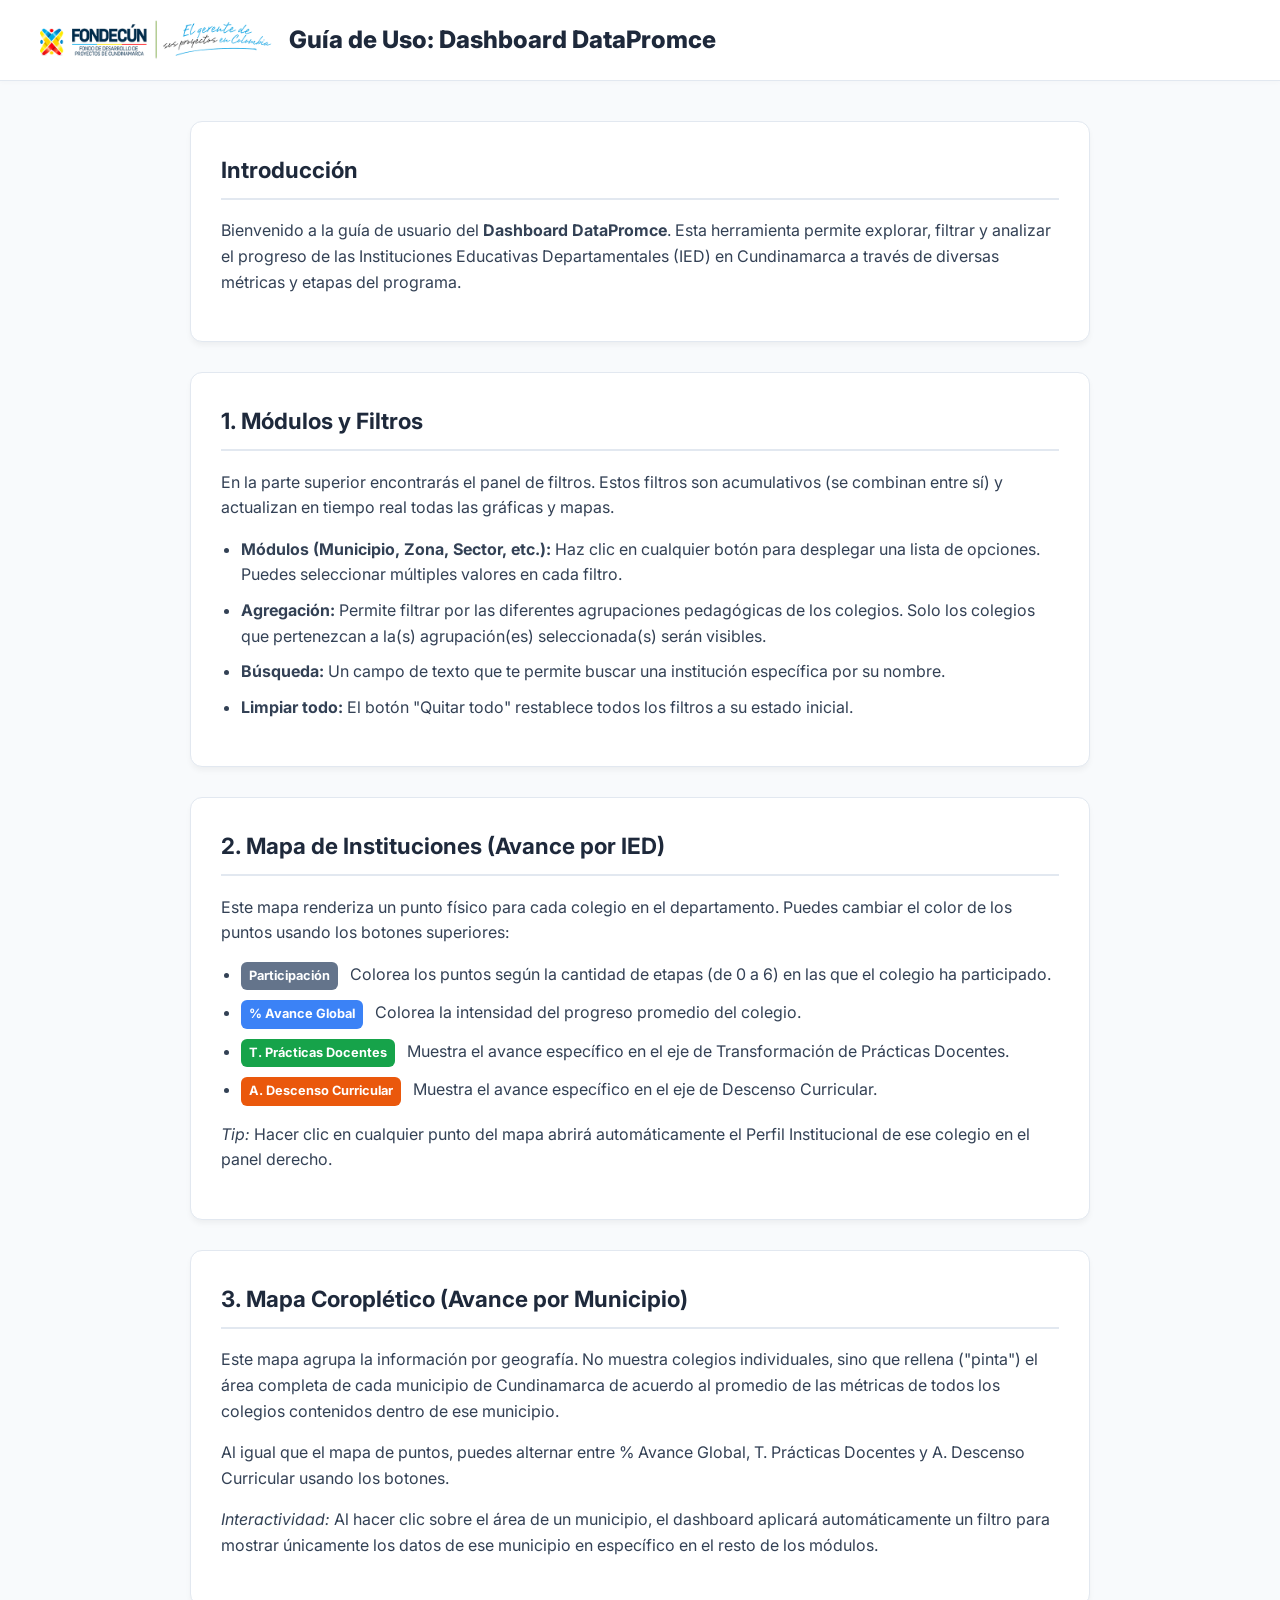
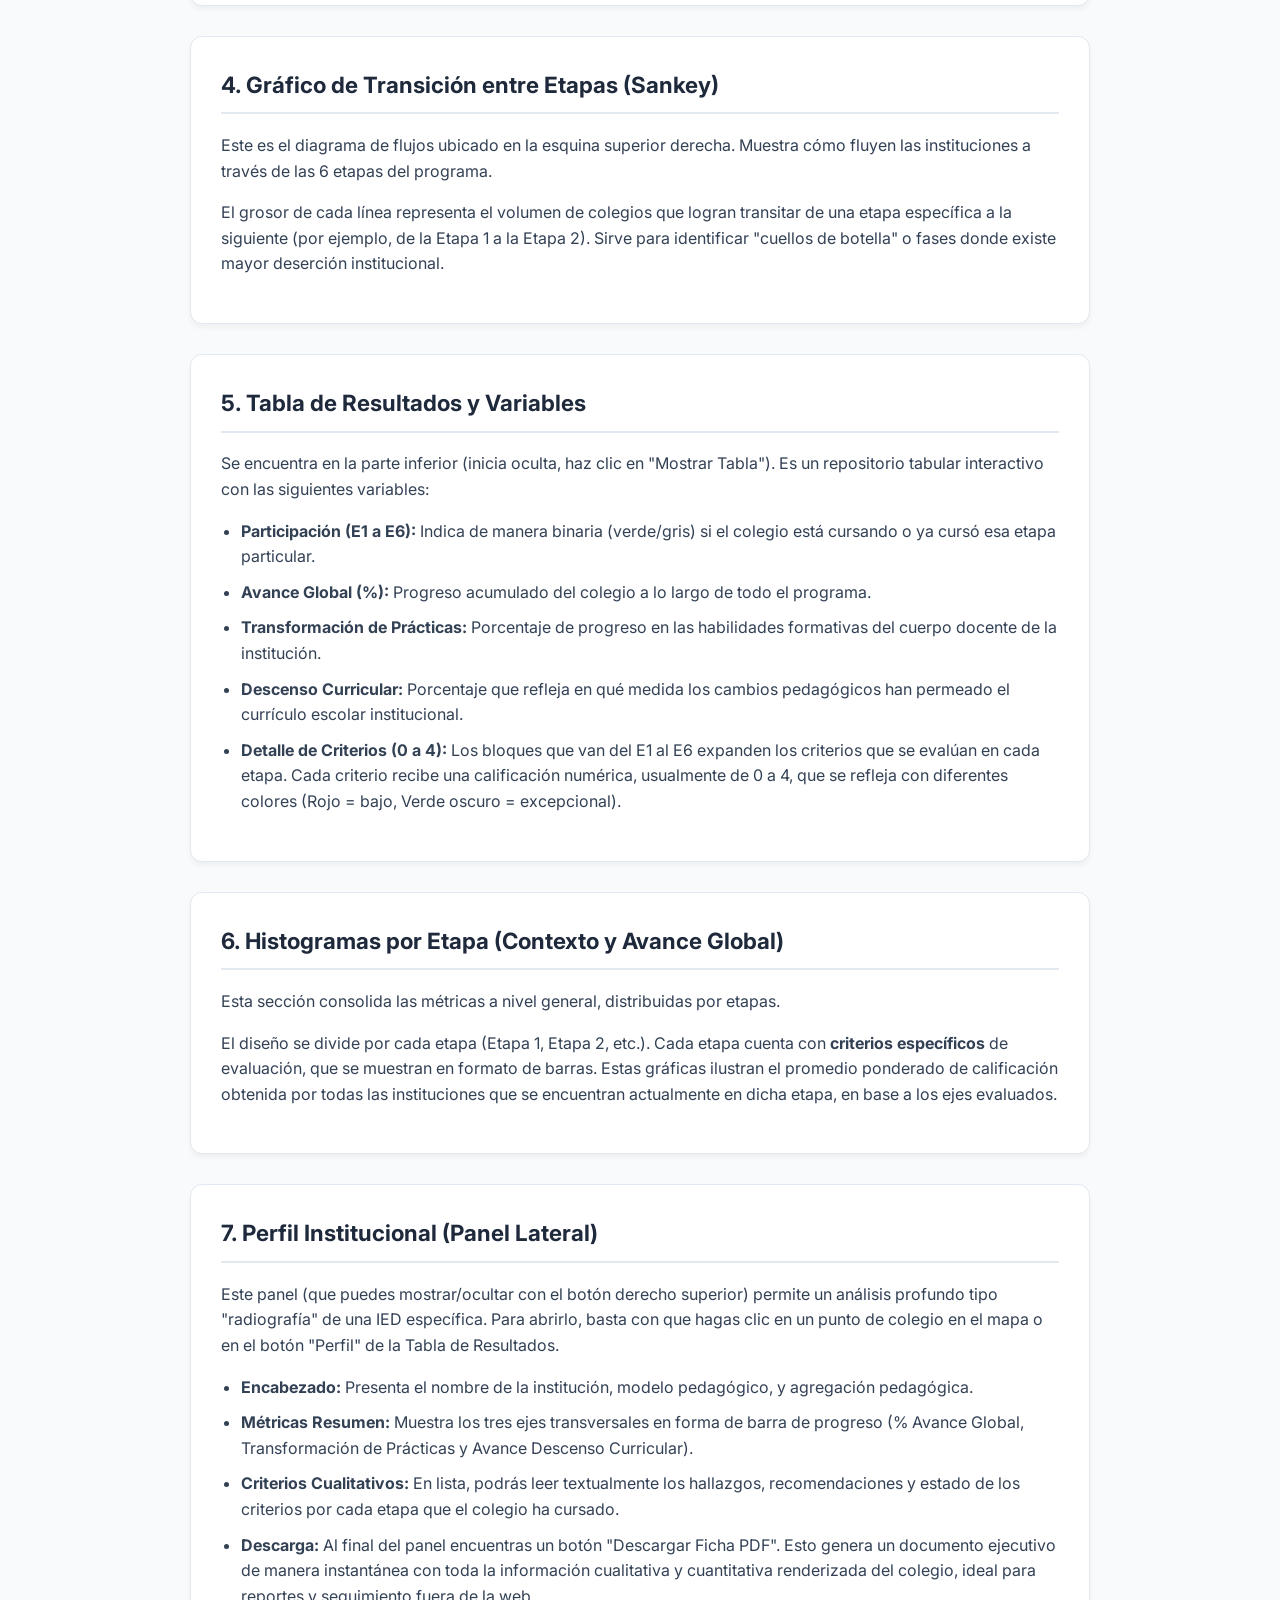
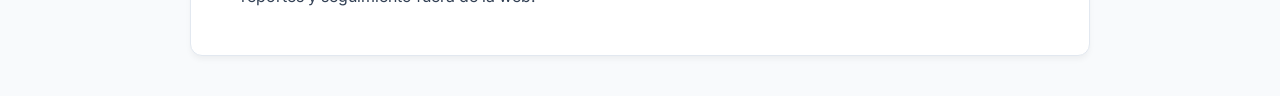
<file: guia.html>
<!DOCTYPE html>
<html lang="es">
<head>
    <meta charset="UTF-8">
    <meta name="viewport" content="width=device-width, initial-scale=1.0">
    <title>Guía de Usuario - DataPromce</title>
    <style>
        @import url('https://fonts.googleapis.com/css2?family=Inter:wght@400;500;600;700;800&display=swap');
        
        :root {
            --primary: #1e293b;
            --blue: #3b82f6;
            --green: #16a34a;
            --orange: #ea580c;
            --text: #334155;
            --bg: #f8fafc;
            --border: #e2e8f0;
        }

        body {
            font-family: 'Inter', sans-serif;
            background-color: var(--bg);
            color: var(--text);
            line-height: 1.6;
            margin: 0;
            padding: 0;
        }

        header {
            background-color: white;
            padding: 20px 40px;
            border-bottom: 1px solid var(--border);
            display: flex;
            align-items: center;
            gap: 15px;
            position: sticky;
            top: 0;
            z-index: 100;
            box-shadow: 0 2px 4px rgba(0,0,0,0.02);
        }

        header h1 {
            margin: 0;
            font-size: 1.5rem;
            color: var(--primary);
            font-weight: 800;
        }

        .container {
            max-width: 900px;
            margin: 40px auto;
            padding: 0 20px;
        }

        .section {
            background: white;
            border-radius: 12px;
            padding: 30px;
            margin-bottom: 30px;
            border: 1px solid var(--border);
            box-shadow: 0 4px 6px -1px rgba(0,0,0,0.05);
        }

        h2 {
            color: var(--primary);
            font-size: 1.4rem;
            margin-top: 0;
            border-bottom: 2px solid var(--border);
            padding-bottom: 10px;
        }

        h3 {
            color: var(--blue);
            font-size: 1.1rem;
            margin-top: 25px;
        }

        ul {
            padding-left: 20px;
        }

        li {
            margin-bottom: 10px;
        }

        .metric-badge {
            display: inline-block;
            padding: 4px 8px;
            border-radius: 6px;
            font-size: 0.8rem;
            font-weight: 700;
            color: white;
            margin-right: 8px;
        }

        .code-inline {
            background: #f1f5f9;
            padding: 2px 6px;
            border-radius: 4px;
            font-family: monospace;
            font-size: 0.9em;
            color: #475569;
        }
    </style>
</head>
<body>

    <header>
        <img src="assets/logotipo.png" alt="Logo" style="height: 40px;">
        <h1>Guía de Uso: Dashboard DataPromce</h1>
    </header>

    <div class="container">
        
        <div class="section">
            <h2>Introducción</h2>
            <p>Bienvenido a la guía de usuario del <strong>Dashboard DataPromce</strong>. Esta herramienta permite explorar, filtrar y analizar el progreso de las Instituciones Educativas Departamentales (IED) en Cundinamarca a través de diversas métricas y etapas del programa.</p>
        </div>

        <div class="section">
            <h2>1. Módulos y Filtros</h2>
            <p>En la parte superior encontrarás el panel de filtros. Estos filtros son acumulativos (se combinan entre sí) y actualizan en tiempo real todas las gráficas y mapas.</p>
            <ul>
                <li><strong>Módulos (Municipio, Zona, Sector, etc.):</strong> Haz clic en cualquier botón para desplegar una lista de opciones. Puedes seleccionar múltiples valores en cada filtro.</li>
                <li><strong>Agregación:</strong> Permite filtrar por las diferentes agrupaciones pedagógicas de los colegios. Solo los colegios que pertenezcan a la(s) agrupación(es) seleccionada(s) serán visibles.</li>
                <li><strong>Búsqueda:</strong> Un campo de texto que te permite buscar una institución específica por su nombre.</li>
                <li><strong>Limpiar todo:</strong> El botón "Quitar todo" restablece todos los filtros a su estado inicial.</li>
            </ul>
        </div>

        <div class="section" id="mapa-ied">
            <h2>2. Mapa de Instituciones (Avance por IED)</h2>
            <p>Este mapa renderiza un punto físico para cada colegio en el departamento. Puedes cambiar el color de los puntos usando los botones superiores:</p>
            <ul>
                <li><span class="metric-badge" style="background:#64748b;">Participación</span> Colorea los puntos según la cantidad de etapas (de 0 a 6) en las que el colegio ha participado.</li>
                <li><span class="metric-badge" style="background:var(--blue);">% Avance Global</span> Colorea la intensidad del progreso promedio del colegio.</li>
                <li><span class="metric-badge" style="background:var(--green);">T. Prácticas Docentes</span> Muestra el avance específico en el eje de Transformación de Prácticas Docentes.</li>
                <li><span class="metric-badge" style="background:var(--orange);">A. Descenso Curricular</span> Muestra el avance específico en el eje de Descenso Curricular.</li>
            </ul>
            <p><em>Tip:</em> Hacer clic en cualquier punto del mapa abrirá automáticamente el Perfil Institucional de ese colegio en el panel derecho.</p>
        </div>

        <div class="section" id="mapa-municipio">
            <h2>3. Mapa Coroplético (Avance por Municipio)</h2>
            <p>Este mapa agrupa la información por geografía. No muestra colegios individuales, sino que rellena ("pinta") el área completa de cada municipio de Cundinamarca de acuerdo al promedio de las métricas de todos los colegios contenidos dentro de ese municipio.</p>
            <p>Al igual que el mapa de puntos, puedes alternar entre % Avance Global, T. Prácticas Docentes y A. Descenso Curricular usando los botones.</p>
            <p><em>Interactividad:</em> Al hacer clic sobre el área de un municipio, el dashboard aplicará automáticamente un filtro para mostrar únicamente los datos de ese municipio en específico en el resto de los módulos.</p>
        </div>

        <div class="section" id="sankey">
            <h2>4. Gráfico de Transición entre Etapas (Sankey)</h2>
            <p>Este es el diagrama de flujos ubicado en la esquina superior derecha. Muestra cómo fluyen las instituciones a través de las 6 etapas del programa.</p>
            <p>El grosor de cada línea representa el volumen de colegios que logran transitar de una etapa específica a la siguiente (por ejemplo, de la Etapa 1 a la Etapa 2). Sirve para identificar "cuellos de botella" o fases donde existe mayor deserción institucional.</p>
        </div>

        <div class="section" id="tabla-resultados">
            <h2>5. Tabla de Resultados y Variables</h2>
            <p>Se encuentra en la parte inferior (inicia oculta, haz clic en "Mostrar Tabla"). Es un repositorio tabular interactivo con las siguientes variables:</p>
            <ul>
                <li><strong>Participación (E1 a E6):</strong> Indica de manera binaria (verde/gris) si el colegio está cursando o ya cursó esa etapa particular.</li>
                <li><strong>Avance Global (%):</strong> Progreso acumulado del colegio a lo largo de todo el programa.</li>
                <li><strong>Transformación de Prácticas:</strong> Porcentaje de progreso en las habilidades formativas del cuerpo docente de la institución.</li>
                <li><strong>Descenso Curricular:</strong> Porcentaje que refleja en qué medida los cambios pedagógicos han permeado el currículo escolar institucional.</li>
                <li><strong>Detalle de Criterios (0 a 4):</strong> Los bloques que van del E1 al E6 expanden los criterios que se evalúan en cada etapa. Cada criterio recibe una calificación numérica, usualmente de 0 a 4, que se refleja con diferentes colores (Rojo = bajo, Verde oscuro = excepcional).</li>
            </ul>
        </div>

        <div class="section" id="histogramas">
            <h2>6. Histogramas por Etapa (Contexto y Avance Global)</h2>
            <p>Esta sección consolida las métricas a nivel general, distribuidas por etapas.</p>
            <p>El diseño se divide por cada etapa (Etapa 1, Etapa 2, etc.). Cada etapa cuenta con <strong>criterios específicos</strong> de evaluación, que se muestran en formato de barras. Estas gráficas ilustran el promedio ponderado de calificación obtenida por todas las instituciones que se encuentran actualmente en dicha etapa, en base a los ejes evaluados.</p>
        </div>

        <div class="section" id="perfil-institucional">
            <h2>7. Perfil Institucional (Panel Lateral)</h2>
            <p>Este panel (que puedes mostrar/ocultar con el botón derecho superior) permite un análisis profundo tipo "radiografía" de una IED específica. Para abrirlo, basta con que hagas clic en un punto de colegio en el mapa o en el botón "Perfil" de la Tabla de Resultados.</p>
            <ul>
                <li><strong>Encabezado:</strong> Presenta el nombre de la institución, modelo pedagógico, y agregación pedagógica.</li>
                <li><strong>Métricas Resumen:</strong> Muestra los tres ejes transversales en forma de barra de progreso (% Avance Global, Transformación de Prácticas y Avance Descenso Curricular).</li>
                <li><strong>Criterios Cualitativos:</strong> En lista, podrás leer textualmente los hallazgos, recomendaciones y estado de los criterios por cada etapa que el colegio ha cursado.</li>
                <li><strong>Descarga:</strong> Al final del panel encuentras un botón "Descargar Ficha PDF". Esto genera un documento ejecutivo de manera instantánea con toda la información cualitativa y cuantitativa renderizada del colegio, ideal para reportes y seguimiento fuera de la web.</li>
            </ul>
        </div>
        
    </div>

</body>
</html>
</file>
